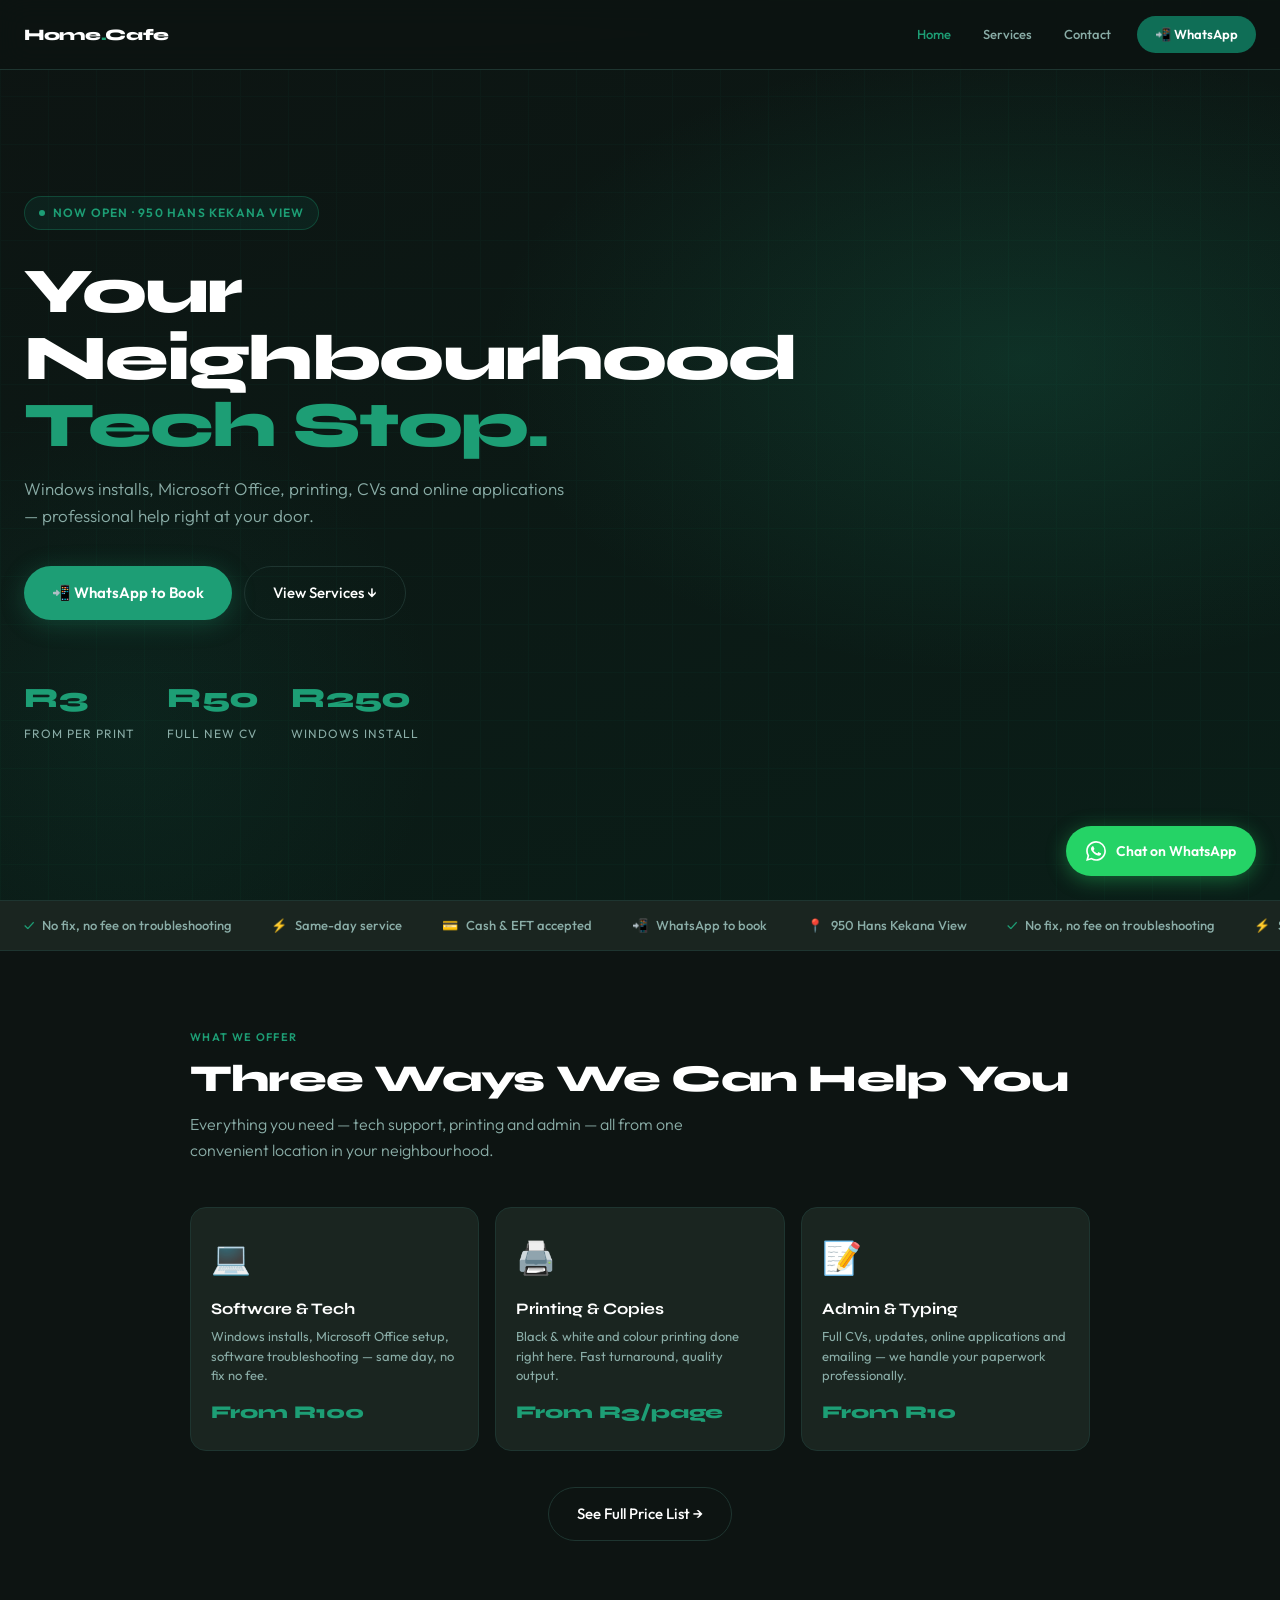
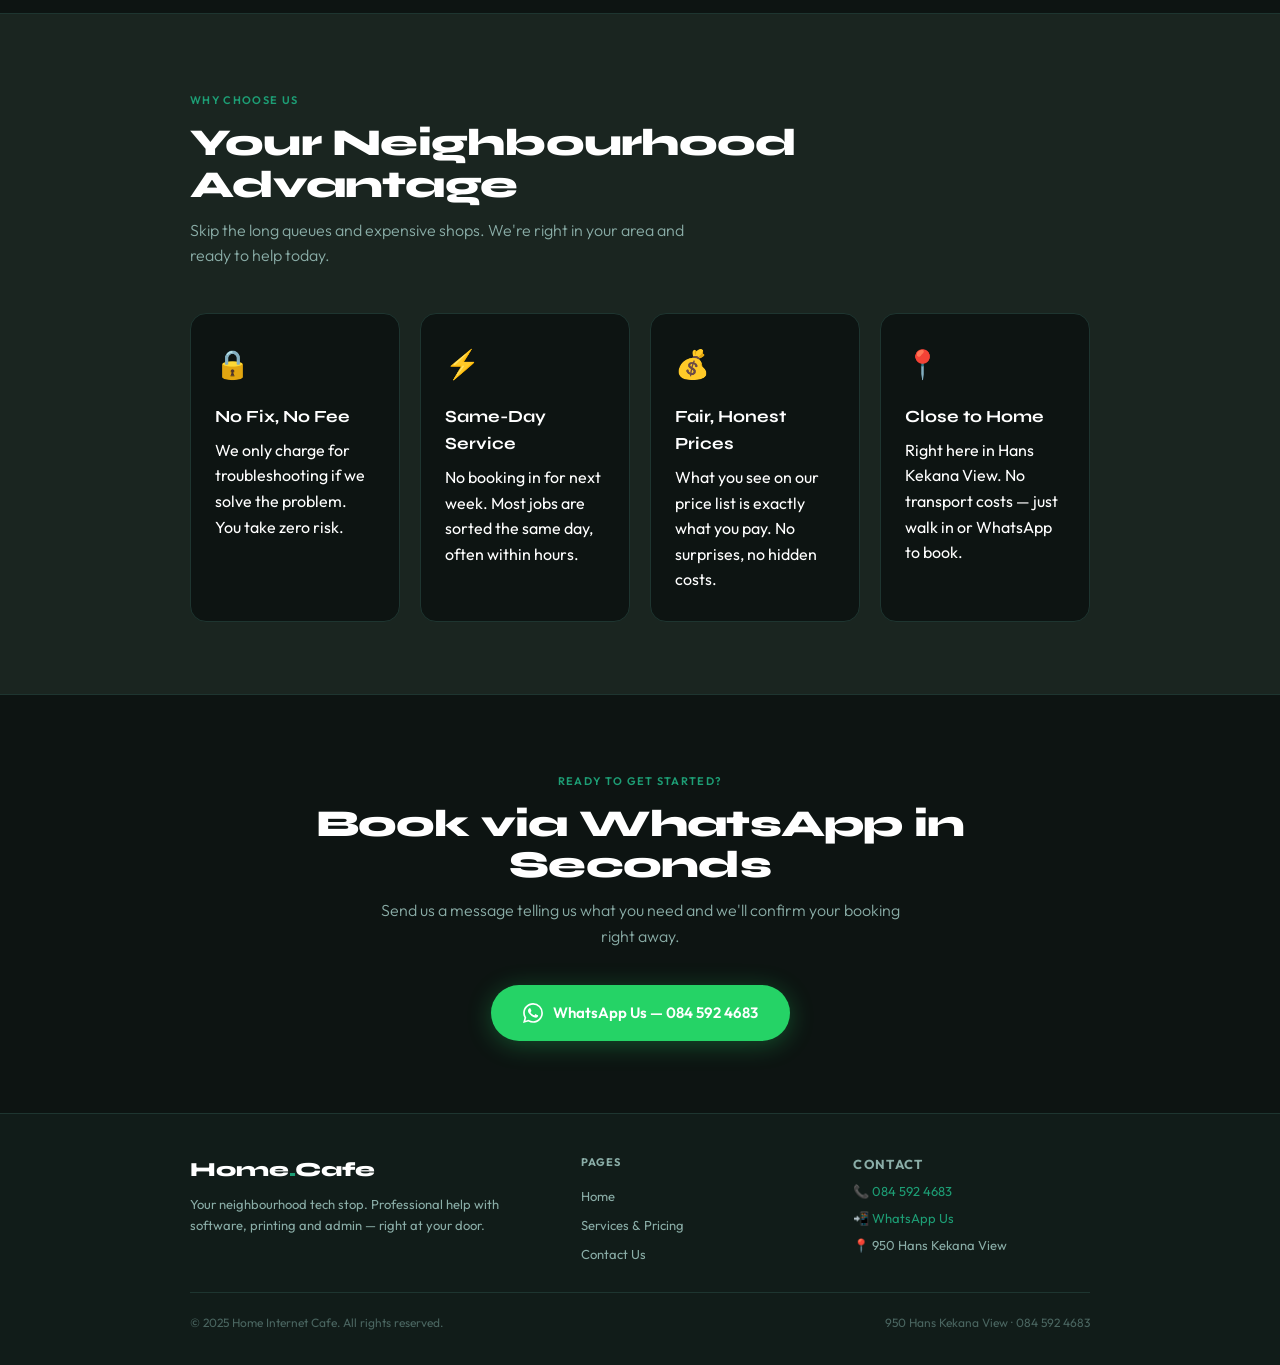
<file: index.html>
<!DOCTYPE html>
<html lang="en">
<head>
  <meta charset="UTF-8" />
  <meta name="viewport" content="width=device-width, initial-scale=1.0" />

  <title>Home Internet Cafe | Tech, Printing & CV Services – Hans Kekana View</title>
  <meta name="description" content="Home Internet Cafe at 950 Hans Kekana View. Windows installs, Microsoft Office setup, colour printing and CV writing from R3. Call or WhatsApp 084 592 4683." />
  <link rel="canonical" href="https://homeinternetcafe.netlify.app/" />

  <meta property="og:type" content="website" />
  <meta property="og:title" content="Home Internet Cafe | Tech, Printing & CV Services" />
  <meta property="og:description" content="Professional tech help, printing and CV services at 950 Hans Kekana View. WhatsApp 084 592 4683." />
  <meta property="og:url" content="https://homeinternetcafe.netlify.app/" />
  <meta name="twitter:card" content="summary_large_image" />
  <meta name="twitter:title" content="Home Internet Cafe | Tech, Printing & CV Services" />
  <meta name="twitter:description" content="Windows installs, printing, CVs and online applications. 950 Hans Kekana View. WhatsApp 084 592 4683." />

  <script type="application/ld+json">
  [
    {
      "@context": "https://schema.org",
      "@type": "LocalBusiness",
      "name": "Home Internet Cafe",
      "url": "https://homeinternetcafe.netlify.app/",
      "description": "Professional tech support, printing, CV writing and online application services at 950 Hans Kekana View.",
      "telephone": "+27845924683",
      "address": {
        "@type": "PostalAddress",
        "streetAddress": "950 Hans Kekana View",
        "addressCountry": "ZA"
      },
      "contactPoint": {
        "@type": "ContactPoint",
        "telephone": "+27845924683",
        "contactType": "customer service",
        "availableLanguage": "English"
      },
      "priceRange": "R3–R450",
      "hasOfferCatalog": {
        "@type": "OfferCatalog",
        "name": "Services",
        "itemListElement": [
          {"@type": "Offer", "itemOffered": {"@type": "Service", "name": "Windows 10/11 Installation"}, "price": "250", "priceCurrency": "ZAR"},
          {"@type": "Offer", "itemOffered": {"@type": "Service", "name": "Microsoft Office Setup"}, "price": "150", "priceCurrency": "ZAR"},
          {"@type": "Offer", "itemOffered": {"@type": "Service", "name": "Software Troubleshooting"}, "price": "100", "priceCurrency": "ZAR"},
          {"@type": "Offer", "itemOffered": {"@type": "Service", "name": "CV Writing"}, "price": "50", "priceCurrency": "ZAR"},
          {"@type": "Offer", "itemOffered": {"@type": "Service", "name": "Black & White Printing"}, "price": "3", "priceCurrency": "ZAR"},
          {"@type": "Offer", "itemOffered": {"@type": "Service", "name": "Colour Printing"}, "price": "9", "priceCurrency": "ZAR"}
        ]
      }
    },
    {
      "@context": "https://schema.org",
      "@type": "WebSite",
      "name": "Home Internet Cafe",
      "url": "https://homeinternetcafe.netlify.app/",
      "potentialAction": {
        "@type": "SearchAction",
        "target": "https://homeinternetcafe.netlify.app/services.html",
        "query-input": "required name=search_term_string"
      }
    }
  ]
  </script>

  <link rel="preconnect" href="https://fonts.googleapis.com" />
  <link rel="preconnect" href="https://fonts.gstatic.com" crossorigin />
  <link href="https://fonts.googleapis.com/css2?family=Syne:wght@700;800&family=Outfit:wght@300;400;500;600&display=swap" rel="stylesheet" />
  <link rel="stylesheet" href="styles.css" />
  <style>
    /* HERO — critical inline */
    .hero {
      min-height: 100svh; display: flex; flex-direction: column;
      justify-content: center; align-items: flex-start;
      padding: 120px 24px 80px; position: relative; overflow: hidden;
    }
    .hero-bg {
      position: absolute; inset: 0; z-index: 0;
      background:
        radial-gradient(ellipse 60% 50% at 80% 40%, rgba(29,158,117,0.18) 0%, transparent 70%),
        radial-gradient(ellipse 40% 60% at 10% 80%, rgba(15,110,86,0.12) 0%, transparent 60%),
        linear-gradient(160deg, #0D1412 0%, #0A1E18 100%);
    }
    .hero-grid {
      position: absolute; inset: 0; z-index: 0; opacity: 0.04;
      background-image: linear-gradient(#1D9E75 1px, transparent 1px), linear-gradient(90deg, #1D9E75 1px, transparent 1px);
      background-size: 48px 48px;
    }
    .hero-content { position: relative; z-index: 1; max-width: 680px; }
    .hero-badge {
      display: inline-flex; align-items: center; gap: 8px;
      background: rgba(15,110,86,0.15); border: 1px solid rgba(29,158,117,0.3);
      color: #1D9E75; font-size: 12px; font-weight: 600; letter-spacing: 0.1em;
      text-transform: uppercase; padding: 6px 14px; border-radius: 100px;
      margin-bottom: 28px; animation: fadeUp 0.6s ease both;
    }
    .hero-badge::before { content:''; width:6px; height:6px; background:#1D9E75; border-radius:50%; animation: pulse 2s infinite; }
    @keyframes pulse { 0%,100%{opacity:1;transform:scale(1)} 50%{opacity:0.4;transform:scale(0.7)} }
    @keyframes fadeUp { from{opacity:0;transform:translateY(20px)} to{opacity:1;transform:translateY(0)} }
    .hero h1 { animation: fadeUp 0.7s 0.1s ease both; }
    .hero .lead { animation: fadeUp 0.7s 0.2s ease both; }
    .hero-actions { display: flex; flex-wrap: wrap; gap: 12px; animation: fadeUp 0.7s 0.3s ease both; }
    .hero-stats { display: flex; gap: 32px; margin-top: 56px; animation: fadeUp 0.7s 0.4s ease both; }
    .stat { display: flex; flex-direction: column; gap: 4px; }
    .stat-num { font-family: 'Syne', sans-serif; font-size: 28px; font-weight: 800; color: #1D9E75; }
    .stat-label { font-size: 12px; color: #8AADA7; text-transform: uppercase; letter-spacing: 0.08em; }
    /* services preview */
    .service-preview-grid { display: grid; grid-template-columns: repeat(3,1fr); gap: 16px; }
    .preview-card {
      background: var(--dark2); border: 1px solid var(--rule); border-radius: 16px;
      padding: 24px 20px; text-decoration: none; color: var(--white);
      transition: border-color 0.2s, transform 0.2s;
    }
    .preview-card:hover { border-color: var(--teal-mid); transform: translateY(-3px); }
    .preview-icon { font-size: 32px; margin-bottom: 12px; display: block; }
    .preview-title { font-family: 'Syne', sans-serif; font-size: 16px; font-weight: 700; margin-bottom: 6px; }
    .preview-desc { font-size: 13px; color: var(--light); line-height: 1.5; }
    .preview-from { font-family: 'Syne', sans-serif; font-size: 18px; font-weight: 800; color: var(--teal-mid); margin-top: 12px; }
    @media(max-width:580px){ .service-preview-grid{grid-template-columns:1fr} .hero-stats{gap:20px} .stat-num{font-size:22px} }
  </style>
</head>
<body>
<a href="#main-content" class="skip-link">Skip to main content</a>

<nav role="navigation" aria-label="Main navigation">
  <a href="index.html" class="nav-logo">Home<span>.</span>Cafe</a>
  <div class="nav-links">
    <a href="index.html" class="nav-link active">Home</a>
    <a href="services.html" class="nav-link">Services</a>
    <a href="contact.html" class="nav-link">Contact</a>
    <a href="https://wa.me/27845924683" class="nav-cta" target="_blank" rel="noopener">📲 WhatsApp</a>
  </div>
</nav>

<main id="main-content">

  <!-- HERO -->
  <section class="hero" aria-labelledby="hero-heading">
    <div class="hero-bg" aria-hidden="true"></div>
    <div class="hero-grid" aria-hidden="true"></div>
    <div class="hero-content">
      <div class="hero-badge">Now Open · 950 Hans Kekana View</div>
      <h1 id="hero-heading">Your Neighbourhood<br><span class="accent">Tech Stop.</span></h1>
      <p class="lead">Windows installs, Microsoft Office, printing, CVs and online applications — professional help right at your door.</p>
      <div class="hero-actions">
        <a href="https://wa.me/27845924683?text=Hi%2C%20I%27d%20like%20to%20book%20a%20service." class="btn-primary" target="_blank" rel="noopener">📲 WhatsApp to Book</a>
        <a href="services.html" class="btn-secondary">View Services ↓</a>
      </div>
      <div class="hero-stats">
        <div class="stat"><span class="stat-num">R3</span><span class="stat-label">From per print</span></div>
        <div class="stat"><span class="stat-num">R50</span><span class="stat-label">Full new CV</span></div>
        <div class="stat"><span class="stat-num">R250</span><span class="stat-label">Windows install</span></div>
      </div>
    </div>
  </section>

  <!-- TRUST BAR -->
  <div class="trust-bar" aria-label="Trust signals">
    <div class="trust-inner" aria-hidden="true">
      <div class="trust-item"><span class="dot">✓</span> No fix, no fee on troubleshooting</div>
      <div class="trust-item"><span class="dot">⚡</span> Same-day service</div>
      <div class="trust-item"><span class="dot">💳</span> Cash &amp; EFT accepted</div>
      <div class="trust-item"><span class="dot">📲</span> WhatsApp to book</div>
      <div class="trust-item"><span class="dot">📍</span> 950 Hans Kekana View</div>
      <div class="trust-item"><span class="dot">✓</span> No fix, no fee on troubleshooting</div>
      <div class="trust-item"><span class="dot">⚡</span> Same-day service</div>
      <div class="trust-item"><span class="dot">💳</span> Cash &amp; EFT accepted</div>
      <div class="trust-item"><span class="dot">📲</span> WhatsApp to book</div>
      <div class="trust-item"><span class="dot">📍</span> 950 Hans Kekana View</div>
    </div>
  </div>

  <!-- SERVICES PREVIEW -->
  <section aria-labelledby="services-preview-heading">
    <div class="section-inner">
      <span class="section-tag reveal">What we offer</span>
      <h2 class="reveal" id="services-preview-heading">Three Ways We Can Help You</h2>
      <p class="section-lead reveal">Everything you need — tech support, printing and admin — all from one convenient location in your neighbourhood.</p>
      <div class="service-preview-grid">
        <a href="services.html#tech" class="preview-card reveal">
          <span class="preview-icon">💻</span>
          <p class="preview-title">Software &amp; Tech</p>
          <p class="preview-desc">Windows installs, Microsoft Office setup, software troubleshooting — same day, no fix no fee.</p>
          <p class="preview-from">From R100</p>
        </a>
        <a href="services.html#printing" class="preview-card reveal">
          <span class="preview-icon">🖨️</span>
          <p class="preview-title">Printing &amp; Copies</p>
          <p class="preview-desc">Black &amp; white and colour printing done right here. Fast turnaround, quality output.</p>
          <p class="preview-from">From R3/page</p>
        </a>
        <a href="services.html#admin" class="preview-card reveal">
          <span class="preview-icon">📝</span>
          <p class="preview-title">Admin &amp; Typing</p>
          <p class="preview-desc">Full CVs, updates, online applications and emailing — we handle your paperwork professionally.</p>
          <p class="preview-from">From R10</p>
        </a>
      </div>
      <div style="text-align:center; margin-top:36px;" class="reveal">
        <a href="services.html" class="btn-secondary">See Full Price List →</a>
      </div>
    </div>
  </section>

  <!-- WHY US -->
  <section class="section-alt" aria-labelledby="why-heading">
    <div class="section-inner">
      <span class="section-tag reveal">Why choose us</span>
      <h2 class="reveal" id="why-heading">Your Neighbourhood Advantage</h2>
      <p class="section-lead reveal">Skip the long queues and expensive shops. We're right in your area and ready to help today.</p>
      <div class="why-grid">
        <div class="why-card reveal">
          <span class="why-icon">🔒</span>
          <h3>No Fix, No Fee</h3>
          <p>We only charge for troubleshooting if we solve the problem. You take zero risk.</p>
        </div>
        <div class="why-card reveal">
          <span class="why-icon">⚡</span>
          <h3>Same-Day Service</h3>
          <p>No booking in for next week. Most jobs are sorted the same day, often within hours.</p>
        </div>
        <div class="why-card reveal">
          <span class="why-icon">💰</span>
          <h3>Fair, Honest Prices</h3>
          <p>What you see on our price list is exactly what you pay. No surprises, no hidden costs.</p>
        </div>
        <div class="why-card reveal">
          <span class="why-icon">📍</span>
          <h3>Close to Home</h3>
          <p>Right here in Hans Kekana View. No transport costs — just walk in or WhatsApp to book.</p>
        </div>
      </div>
    </div>
  </section>

  <!-- CTA STRIP -->
  <section aria-label="Book a service">
    <div class="section-inner" style="text-align:center;">
      <span class="section-tag reveal">Ready to get started?</span>
      <h2 class="reveal">Book via WhatsApp in Seconds</h2>
      <p class="section-lead reveal" style="margin:0 auto 36px;">Send us a message telling us what you need and we'll confirm your booking right away.</p>
      <a href="https://wa.me/27845924683?text=Hi%2C%20I%20saw%20your%20website%20and%20I%27d%20like%20to%20book%20a%20service." class="btn-wa reveal" target="_blank" rel="noopener">
        <svg viewBox="0 0 24 24" aria-hidden="true"><path d="M17.472 14.382c-.297-.149-1.758-.867-2.03-.967-.273-.099-.471-.148-.67.15-.197.297-.767.966-.94 1.164-.173.199-.347.223-.644.075-.297-.15-1.255-.463-2.39-1.475-.883-.788-1.48-1.761-1.653-2.059-.173-.297-.018-.458.13-.606.134-.133.298-.347.446-.52.149-.174.198-.298.298-.497.099-.198.05-.371-.025-.52-.075-.149-.669-1.612-.916-2.207-.242-.579-.487-.5-.669-.51-.173-.008-.371-.01-.57-.01-.198 0-.52.074-.792.372-.272.297-1.04 1.016-1.04 2.479 0 1.462 1.065 2.875 1.213 3.074.149.198 2.096 3.2 5.077 4.487.709.306 1.262.489 1.694.625.712.227 1.36.195 1.871.118.571-.085 1.758-.719 2.006-1.413.248-.694.248-1.289.173-1.413-.074-.124-.272-.198-.57-.347m-5.421 7.403h-.004a9.87 9.87 0 01-5.031-1.378l-.361-.214-3.741.982.998-3.648-.235-.374a9.86 9.86 0 01-1.51-5.26c.001-5.45 4.436-9.884 9.888-9.884 2.64 0 5.122 1.03 6.988 2.898a9.825 9.825 0 012.893 6.994c-.003 5.45-4.437 9.884-9.885 9.884m8.413-18.297A11.815 11.815 0 0012.05 0C5.495 0 .16 5.335.157 11.892c0 2.096.547 4.142 1.588 5.945L.057 24l6.305-1.654a11.882 11.882 0 005.683 1.448h.005c6.554 0 11.89-5.335 11.893-11.893a11.821 11.821 0 00-3.48-8.413z"/></svg>
        WhatsApp Us — 084 592 4683
      </a>
    </div>
  </section>

</main>

<footer role="contentinfo">
  <div class="footer-inner">
    <div>
      <span class="footer-logo">Home<span>.</span>Cafe</span>
      <p class="footer-desc">Your neighbourhood tech stop. Professional help with software, printing and admin — right at your door.</p>
    </div>
    <div>
      <p class="footer-heading">Pages</p>
      <div class="footer-links">
        <a href="index.html">Home</a>
        <a href="services.html">Services &amp; Pricing</a>
        <a href="contact.html">Contact Us</a>
      </div>
    </div>
    <div class="footer-contact">
      <p class="footer-heading">Contact</p>
      <p>📞 <a href="tel:+27845924683">084 592 4683</a></p>
      <p>📲 <a href="https://wa.me/27845924683" target="_blank" rel="noopener">WhatsApp Us</a></p>
      <p>📍 950 Hans Kekana View</p>
    </div>
  </div>
  <div class="footer-bottom">
    <small>© 2025 Home Internet Cafe. All rights reserved.</small>
    <small>950 Hans Kekana View · 084 592 4683</small>
  </div>
</footer>

<a href="https://wa.me/27845924683?text=Hi%2C%20I%27d%20like%20to%20book%20a%20service." class="wa-float" target="_blank" rel="noopener" aria-label="WhatsApp us">
  <svg viewBox="0 0 24 24" aria-hidden="true"><path d="M17.472 14.382c-.297-.149-1.758-.867-2.03-.967-.273-.099-.471-.148-.67.15-.197.297-.767.966-.94 1.164-.173.199-.347.223-.644.075-.297-.15-1.255-.463-2.39-1.475-.883-.788-1.48-1.761-1.653-2.059-.173-.297-.018-.458.13-.606.134-.133.298-.347.446-.52.149-.174.198-.298.298-.497.099-.198.05-.371-.025-.52-.075-.149-.669-1.612-.916-2.207-.242-.579-.487-.5-.669-.51-.173-.008-.371-.01-.57-.01-.198 0-.52.074-.792.372-.272.297-1.04 1.016-1.04 2.479 0 1.462 1.065 2.875 1.213 3.074.149.198 2.096 3.2 5.077 4.487.709.306 1.262.489 1.694.625.712.227 1.36.195 1.871.118.571-.085 1.758-.719 2.006-1.413.248-.694.248-1.289.173-1.413-.074-.124-.272-.198-.57-.347m-5.421 7.403h-.004a9.87 9.87 0 01-5.031-1.378l-.361-.214-3.741.982.998-3.648-.235-.374a9.86 9.86 0 01-1.51-5.26c.001-5.45 4.436-9.884 9.888-9.884 2.64 0 5.122 1.03 6.988 2.898a9.825 9.825 0 012.893 6.994c-.003 5.45-4.437 9.884-9.885 9.884m8.413-18.297A11.815 11.815 0 0012.05 0C5.495 0 .16 5.335.157 11.892c0 2.096.547 4.142 1.588 5.945L.057 24l6.305-1.654a11.882 11.882 0 005.683 1.448h.005c6.554 0 11.89-5.335 11.893-11.893a11.821 11.821 0 00-3.48-8.413z"/></svg>
  Chat on WhatsApp
</a>

<script>
  const els = document.querySelectorAll('.reveal');
  const obs = new IntersectionObserver(entries => {
    entries.forEach((e, i) => { if (e.isIntersecting) { setTimeout(() => e.target.classList.add('visible'), i * 80); obs.unobserve(e.target); } });
  }, { threshold: 0.1 });
  els.forEach(el => obs.observe(el));
</script>
</body>
</html>
</file>
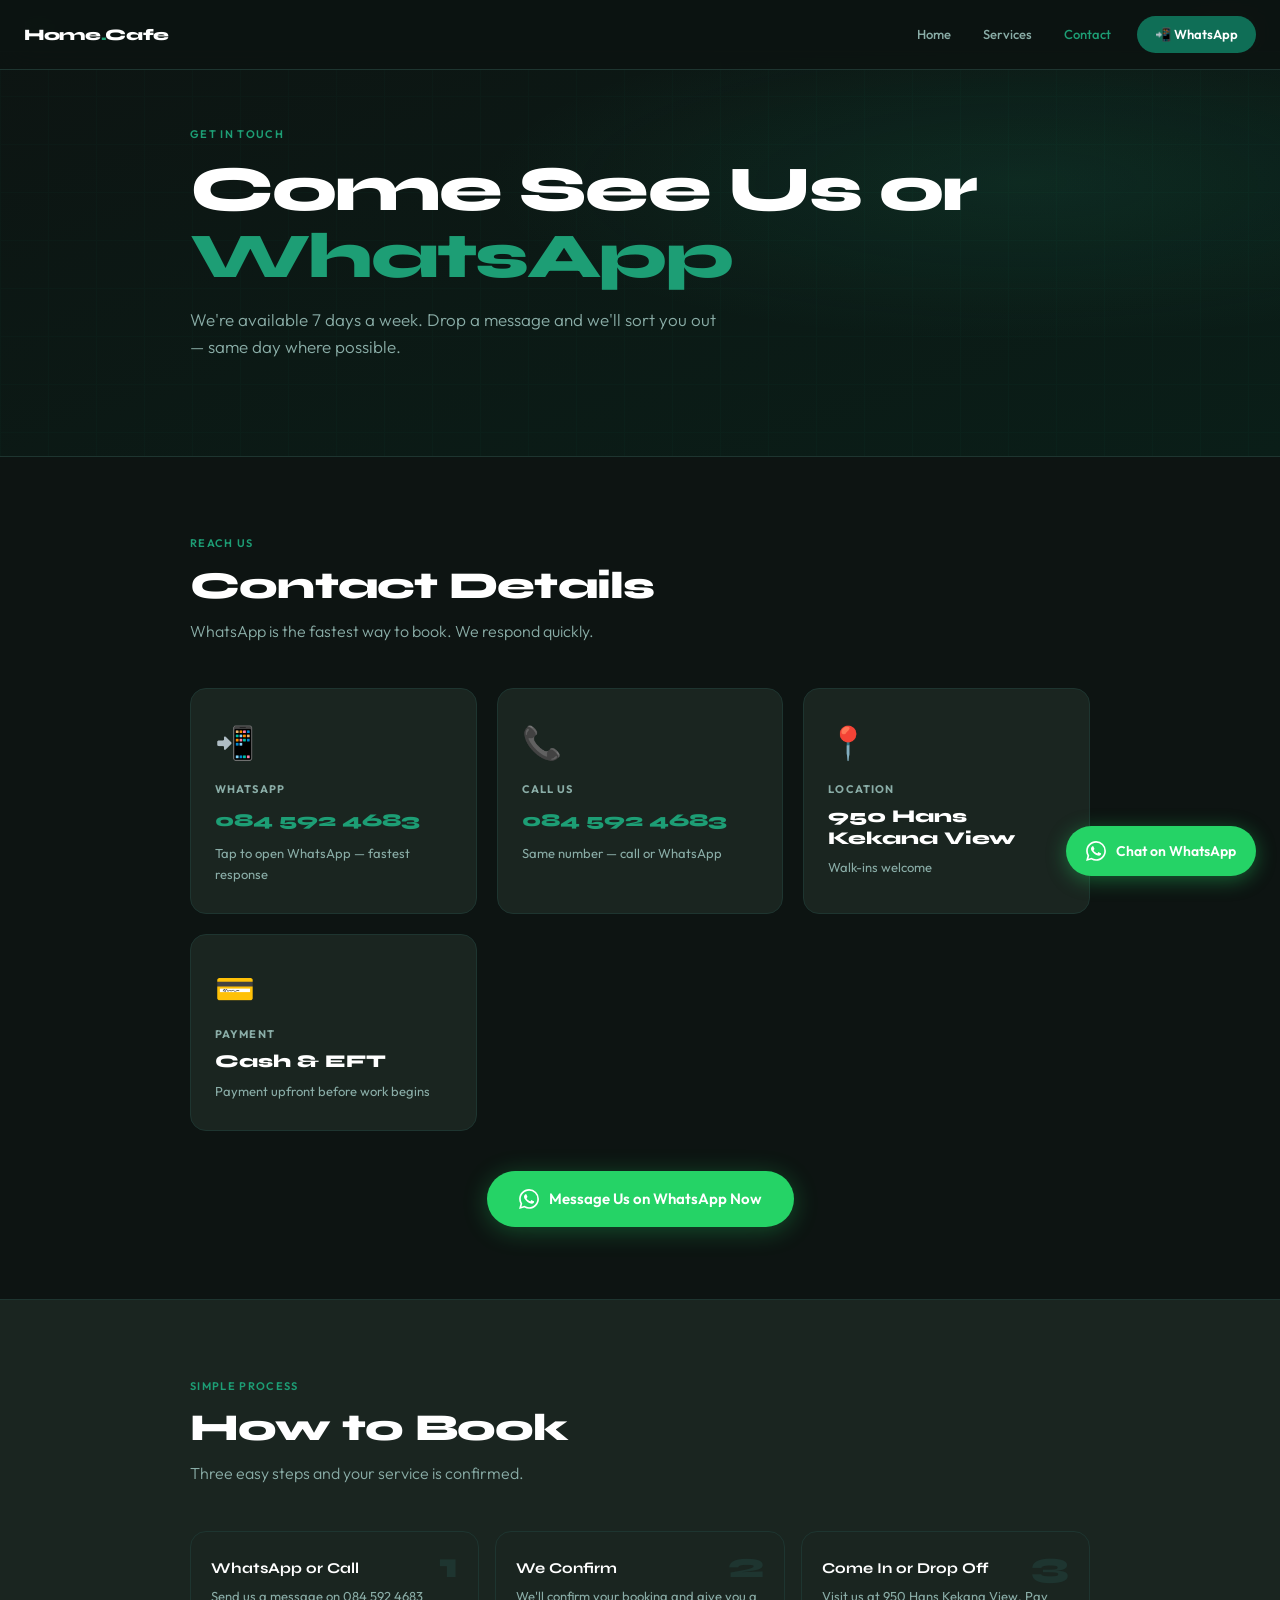
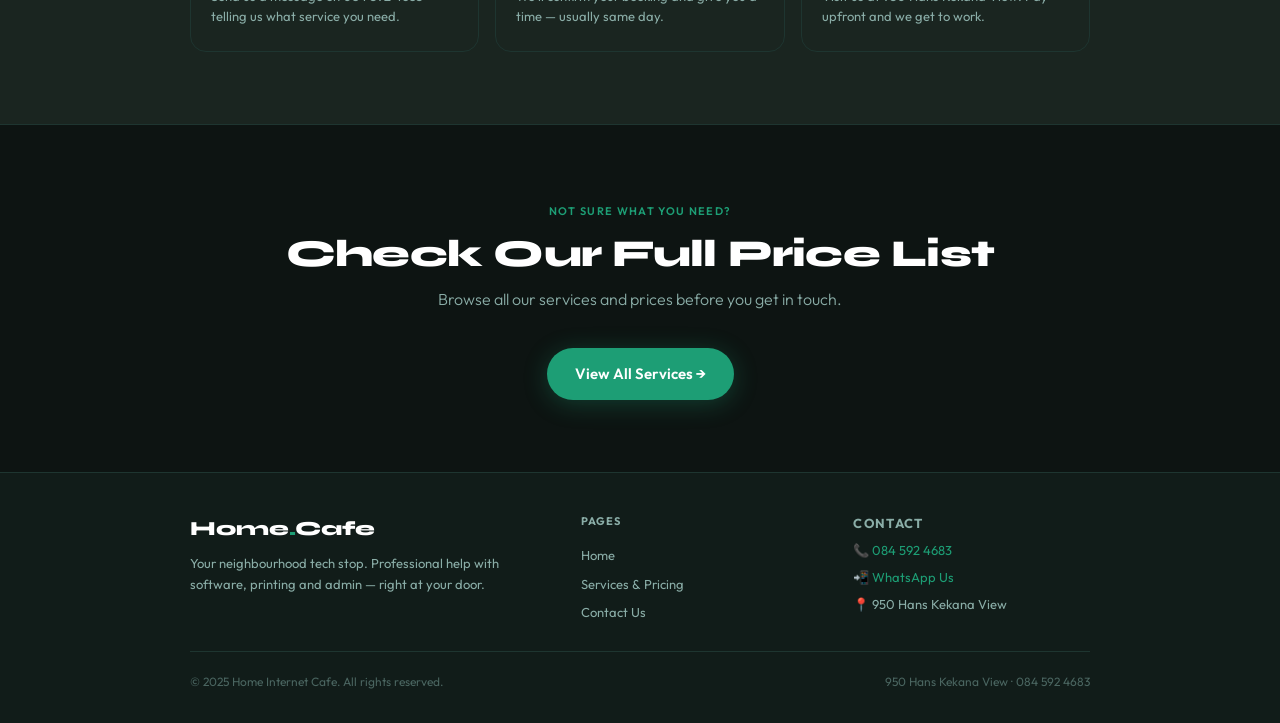
<file: contact.html>
<!DOCTYPE html>
<html lang="en">
<head>
  <meta charset="UTF-8" />
  <meta name="viewport" content="width=device-width, initial-scale=1.0" />

  <title>Contact Us | Home Internet Cafe – 084 592 4683 · 950 Hans Kekana View</title>
  <meta name="description" content="Contact Home Internet Cafe at 950 Hans Kekana View. Call or WhatsApp 084 592 4683 to book a Windows install, printing, CV writing or any tech service. Same-day available." />
  <link rel="canonical" href="https://homeinternetcafe.netlify.app/contact.html" />

  <meta property="og:type" content="website" />
  <meta property="og:title" content="Contact Home Internet Cafe | 084 592 4683" />
  <meta property="og:description" content="Call or WhatsApp 084 592 4683. Located at 950 Hans Kekana View. Same-day service available." />
  <meta property="og:url" content="https://homeinternetcafe.netlify.app/contact.html" />
  <meta name="twitter:card" content="summary_large_image" />
  <meta name="twitter:title" content="Contact Home Internet Cafe | 084 592 4683" />
  <meta name="twitter:description" content="Call or WhatsApp 084 592 4683. 950 Hans Kekana View. Same-day service available." />

  <script type="application/ld+json">
  [
    {
      "@context": "https://schema.org",
      "@type": "BreadcrumbList",
      "itemListElement": [
        {"@type": "ListItem", "position": 1, "name": "Home", "item": "https://homeinternetcafe.netlify.app/"},
        {"@type": "ListItem", "position": 2, "name": "Contact Us", "item": "https://homeinternetcafe.netlify.app/contact.html"}
      ]
    },
    {
      "@context": "https://schema.org",
      "@type": "ContactPage",
      "name": "Contact Home Internet Cafe",
      "url": "https://homeinternetcafe.netlify.app/contact.html",
      "mainEntity": {
        "@type": "LocalBusiness",
        "name": "Home Internet Cafe",
        "telephone": "+27845924683",
        "address": {
          "@type": "PostalAddress",
          "streetAddress": "950 Hans Kekana View",
          "addressCountry": "ZA"
        },
        "contactPoint": [
          {
            "@type": "ContactPoint",
            "telephone": "+27845924683",
            "contactType": "customer service",
            "availableLanguage": "English",
            "contactOption": "TollFree"
          }
        ],
        "openingHoursSpecification": {
          "@type": "OpeningHoursSpecification",
          "dayOfWeek": ["Monday","Tuesday","Wednesday","Thursday","Friday","Saturday","Sunday"],
          "description": "WhatsApp to confirm availability"
        },
        "paymentAccepted": "Cash, EFT",
        "priceRange": "R3–R450",
        "hasMap": "https://maps.google.com/?q=950+Hans+Kekana+View",
        "sameAs": ["https://wa.me/27845924683"]
      }
    }
  ]
  </script>

  <link rel="preconnect" href="https://fonts.googleapis.com" />
  <link rel="preconnect" href="https://fonts.gstatic.com" crossorigin />
  <link href="https://fonts.googleapis.com/css2?family=Syne:wght@700;800&family=Outfit:wght@300;400;500;600&display=swap" rel="stylesheet" />
  <link rel="stylesheet" href="styles.css" />
  <style>
    .info-grid { display: grid; grid-template-columns: repeat(auto-fit, minmax(220px, 1fr)); gap: 20px; margin-bottom: 40px; }
    .info-card {
      background: var(--dark2); border: 1px solid var(--rule);
      border-radius: 16px; padding: 28px 24px;
      display: flex; flex-direction: column; gap: 8px;
    }
    .info-icon { font-size: 32px; margin-bottom: 4px; }
    .info-label { font-size: 11px; font-weight: 700; letter-spacing: 0.1em; text-transform: uppercase; color: var(--light); }
    .info-value { font-family: 'Syne', sans-serif; font-size: 18px; font-weight: 800; color: var(--white); line-height: 1.2; }
    .info-sub { font-size: 13px; color: var(--light); }
    .info-link { color: var(--teal-mid); text-decoration: none; font-family: 'Syne', sans-serif; font-size: 18px; font-weight: 800; }
    .info-link:hover { text-decoration: underline; }
    .how-grid { display: grid; grid-template-columns: repeat(auto-fit, minmax(200px, 1fr)); gap: 16px; }
    .how-card {
      background: var(--dark2); border: 1px solid var(--rule); border-radius: 16px;
      padding: 24px 20px; position: relative;
    }
    .how-num {
      font-family: 'Syne', sans-serif; font-size: 36px; font-weight: 800;
      color: var(--rule); position: absolute; top: 16px; right: 20px; line-height: 1;
    }
    .how-card h3 { font-size: 15px; font-weight: 700; margin-bottom: 6px; }
    .how-card p { font-size: 13px; color: var(--light); line-height: 1.6; }
  </style>
</head>
<body>
<a href="#main-content" class="skip-link">Skip to main content</a>

<nav role="navigation" aria-label="Main navigation">
  <a href="index.html" class="nav-logo">Home<span>.</span>Cafe</a>
  <div class="nav-links">
    <a href="index.html" class="nav-link">Home</a>
    <a href="services.html" class="nav-link">Services</a>
    <a href="contact.html" class="nav-link active">Contact</a>
    <a href="https://wa.me/27845924683" class="nav-cta" target="_blank" rel="noopener">📲 WhatsApp</a>
  </div>
</nav>

<main id="main-content">

  <!-- PAGE HEADER -->
  <header class="page-header" role="banner">
    <div class="page-header-grid" aria-hidden="true"></div>
    <div class="page-header-inner">
      <nav class="breadcrumb" aria-label="Breadcrumb">
        <a href="index.html">Home</a>
        <span aria-hidden="true">›</span>
        <span aria-current="page">Contact Us</span>
      </nav>
      <span class="section-tag">Get in touch</span>
      <h1>Come See Us or <span class="accent">WhatsApp</span></h1>
      <p class="lead">We're available 7 days a week. Drop a message and we'll sort you out — same day where possible.</p>
    </div>
  </header>

  <!-- CONTACT DETAILS -->
  <section aria-labelledby="contact-heading">
    <div class="section-inner">
      <span class="section-tag reveal">Reach us</span>
      <h2 class="reveal" id="contact-heading">Contact Details</h2>
      <p class="section-lead reveal">WhatsApp is the fastest way to book. We respond quickly.</p>

      <div class="info-grid reveal">
        <div class="info-card">
          <span class="info-icon">📲</span>
          <span class="info-label">WhatsApp</span>
          <a href="https://wa.me/27845924683?text=Hi%2C%20I%27d%20like%20to%20book%20a%20service." class="info-link" target="_blank" rel="noopener">084 592 4683</a>
          <span class="info-sub">Tap to open WhatsApp — fastest response</span>
        </div>
        <div class="info-card">
          <span class="info-icon">📞</span>
          <span class="info-label">Call Us</span>
          <a href="tel:+27845924683" class="info-link">084 592 4683</a>
          <span class="info-sub">Same number — call or WhatsApp</span>
        </div>
        <div class="info-card">
          <span class="info-icon">📍</span>
          <span class="info-label">Location</span>
          <span class="info-value">950 Hans Kekana View</span>
          <span class="info-sub">Walk-ins welcome</span>
        </div>
        <div class="info-card">
          <span class="info-icon">💳</span>
          <span class="info-label">Payment</span>
          <span class="info-value">Cash &amp; EFT</span>
          <span class="info-sub">Payment upfront before work begins</span>
        </div>
      </div>

      <!-- BIG WA BUTTON -->
      <div style="text-align:center;" class="reveal">
        <a href="https://wa.me/27845924683?text=Hi%2C%20I%20saw%20your%20website%20and%20I%27d%20like%20to%20book%20a%20service." class="btn-wa" target="_blank" rel="noopener" style="display:inline-flex;">
          <svg viewBox="0 0 24 24" aria-hidden="true"><path d="M17.472 14.382c-.297-.149-1.758-.867-2.03-.967-.273-.099-.471-.148-.67.15-.197.297-.767.966-.94 1.164-.173.199-.347.223-.644.075-.297-.15-1.255-.463-2.39-1.475-.883-.788-1.48-1.761-1.653-2.059-.173-.297-.018-.458.13-.606.134-.133.298-.347.446-.52.149-.174.198-.298.298-.497.099-.198.05-.371-.025-.52-.075-.149-.669-1.612-.916-2.207-.242-.579-.487-.5-.669-.51-.173-.008-.371-.01-.57-.01-.198 0-.52.074-.792.372-.272.297-1.04 1.016-1.04 2.479 0 1.462 1.065 2.875 1.213 3.074.149.198 2.096 3.2 5.077 4.487.709.306 1.262.489 1.694.625.712.227 1.36.195 1.871.118.571-.085 1.758-.719 2.006-1.413.248-.694.248-1.289.173-1.413-.074-.124-.272-.198-.57-.347m-5.421 7.403h-.004a9.87 9.87 0 01-5.031-1.378l-.361-.214-3.741.982.998-3.648-.235-.374a9.86 9.86 0 01-1.51-5.26c.001-5.45 4.436-9.884 9.888-9.884 2.64 0 5.122 1.03 6.988 2.898a9.825 9.825 0 012.893 6.994c-.003 5.45-4.437 9.884-9.885 9.884m8.413-18.297A11.815 11.815 0 0012.05 0C5.495 0 .16 5.335.157 11.892c0 2.096.547 4.142 1.588 5.945L.057 24l6.305-1.654a11.882 11.882 0 005.683 1.448h.005c6.554 0 11.89-5.335 11.893-11.893a11.821 11.821 0 00-3.48-8.413z"/></svg>
          Message Us on WhatsApp Now
        </a>
      </div>
    </div>
  </section>

  <!-- HOW TO BOOK -->
  <section class="section-alt" aria-labelledby="how-heading">
    <div class="section-inner">
      <span class="section-tag reveal">Simple process</span>
      <h2 class="reveal" id="how-heading">How to Book</h2>
      <p class="section-lead reveal">Three easy steps and your service is confirmed.</p>
      <div class="how-grid">
        <div class="how-card reveal">
          <span class="how-num" aria-hidden="true">1</span>
          <h3>WhatsApp or Call</h3>
          <p>Send us a message on 084 592 4683 telling us what service you need.</p>
        </div>
        <div class="how-card reveal">
          <span class="how-num" aria-hidden="true">2</span>
          <h3>We Confirm</h3>
          <p>We'll confirm your booking and give you a time — usually same day.</p>
        </div>
        <div class="how-card reveal">
          <span class="how-num" aria-hidden="true">3</span>
          <h3>Come In or Drop Off</h3>
          <p>Visit us at 950 Hans Kekana View. Pay upfront and we get to work.</p>
        </div>
      </div>
    </div>
  </section>

  <!-- SERVICES LINK -->
  <section aria-label="See our services">
    <div class="section-inner" style="text-align:center;">
      <span class="section-tag reveal">Not sure what you need?</span>
      <h2 class="reveal">Check Our Full Price List</h2>
      <p class="section-lead reveal" style="margin:0 auto 36px;">Browse all our services and prices before you get in touch.</p>
      <a href="services.html" class="btn-primary reveal">View All Services →</a>
    </div>
  </section>

</main>

<footer role="contentinfo">
  <div class="footer-inner">
    <div>
      <span class="footer-logo">Home<span>.</span>Cafe</span>
      <p class="footer-desc">Your neighbourhood tech stop. Professional help with software, printing and admin — right at your door.</p>
    </div>
    <div>
      <p class="footer-heading">Pages</p>
      <div class="footer-links">
        <a href="index.html">Home</a>
        <a href="services.html">Services &amp; Pricing</a>
        <a href="contact.html">Contact Us</a>
      </div>
    </div>
    <div class="footer-contact">
      <p class="footer-heading">Contact</p>
      <p>📞 <a href="tel:+27845924683">084 592 4683</a></p>
      <p>📲 <a href="https://wa.me/27845924683" target="_blank" rel="noopener">WhatsApp Us</a></p>
      <p>📍 950 Hans Kekana View</p>
    </div>
  </div>
  <div class="footer-bottom">
    <small>© 2025 Home Internet Cafe. All rights reserved.</small>
    <small>950 Hans Kekana View · 084 592 4683</small>
  </div>
</footer>

<a href="https://wa.me/27845924683?text=Hi%2C%20I%27d%20like%20to%20book%20a%20service." class="wa-float" target="_blank" rel="noopener" aria-label="WhatsApp us">
  <svg viewBox="0 0 24 24" aria-hidden="true"><path d="M17.472 14.382c-.297-.149-1.758-.867-2.03-.967-.273-.099-.471-.148-.67.15-.197.297-.767.966-.94 1.164-.173.199-.347.223-.644.075-.297-.15-1.255-.463-2.39-1.475-.883-.788-1.48-1.761-1.653-2.059-.173-.297-.018-.458.13-.606.134-.133.298-.347.446-.52.149-.174.198-.298.298-.497.099-.198.05-.371-.025-.52-.075-.149-.669-1.612-.916-2.207-.242-.579-.487-.5-.669-.51-.173-.008-.371-.01-.57-.01-.198 0-.52.074-.792.372-.272.297-1.04 1.016-1.04 2.479 0 1.462 1.065 2.875 1.213 3.074.149.198 2.096 3.2 5.077 4.487.709.306 1.262.489 1.694.625.712.227 1.36.195 1.871.118.571-.085 1.758-.719 2.006-1.413.248-.694.248-1.289.173-1.413-.074-.124-.272-.198-.57-.347m-5.421 7.403h-.004a9.87 9.87 0 01-5.031-1.378l-.361-.214-3.741.982.998-3.648-.235-.374a9.86 9.86 0 01-1.51-5.26c.001-5.45 4.436-9.884 9.888-9.884 2.64 0 5.122 1.03 6.988 2.898a9.825 9.825 0 012.893 6.994c-.003 5.45-4.437 9.884-9.885 9.884m8.413-18.297A11.815 11.815 0 0012.05 0C5.495 0 .16 5.335.157 11.892c0 2.096.547 4.142 1.588 5.945L.057 24l6.305-1.654a11.882 11.882 0 005.683 1.448h.005c6.554 0 11.89-5.335 11.893-11.893a11.821 11.821 0 00-3.48-8.413z"/></svg>
  Chat on WhatsApp
</a>

<script>
  const els = document.querySelectorAll('.reveal');
  const obs = new IntersectionObserver(entries => {
    entries.forEach((e, i) => { if (e.isIntersecting) { setTimeout(() => e.target.classList.add('visible'), i * 80); obs.unobserve(e.target); } });
  }, { threshold: 0.1 });
  els.forEach(el => obs.observe(el));
</script>
</body>
</html>
</file>
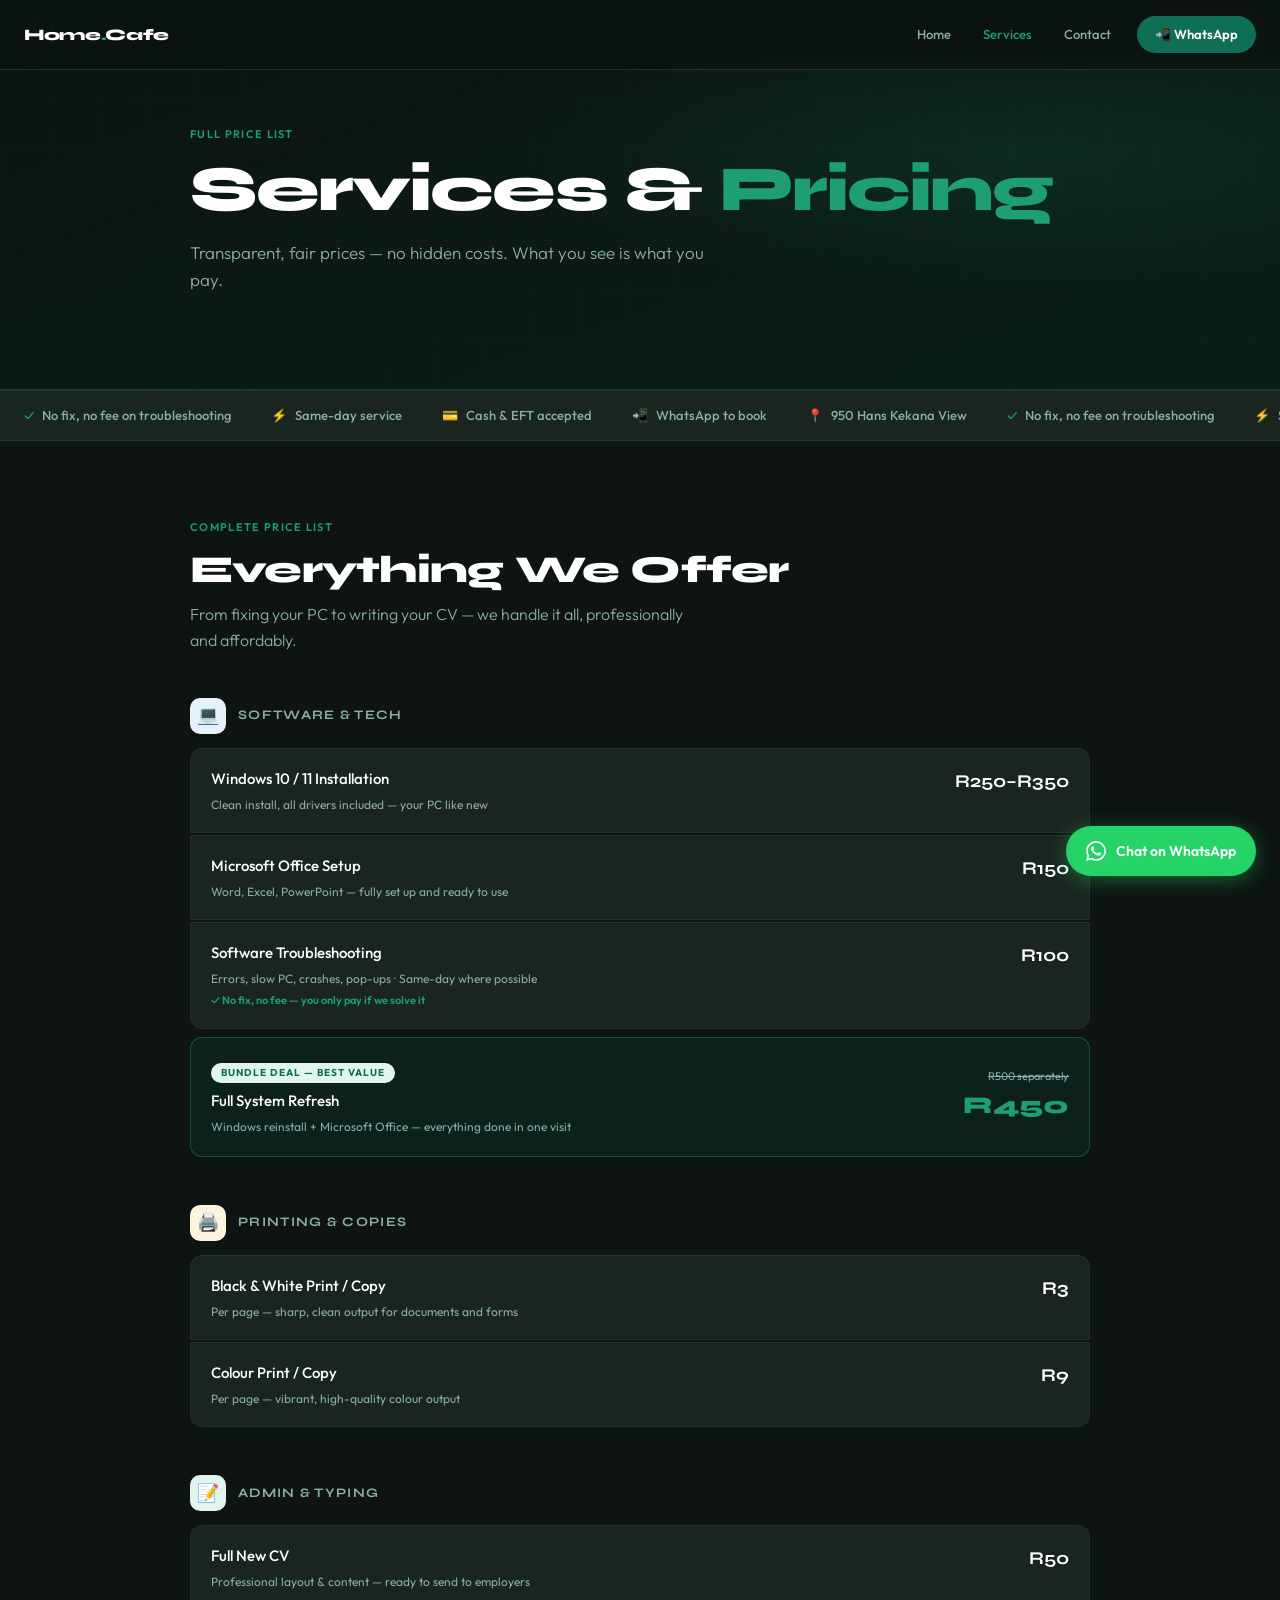
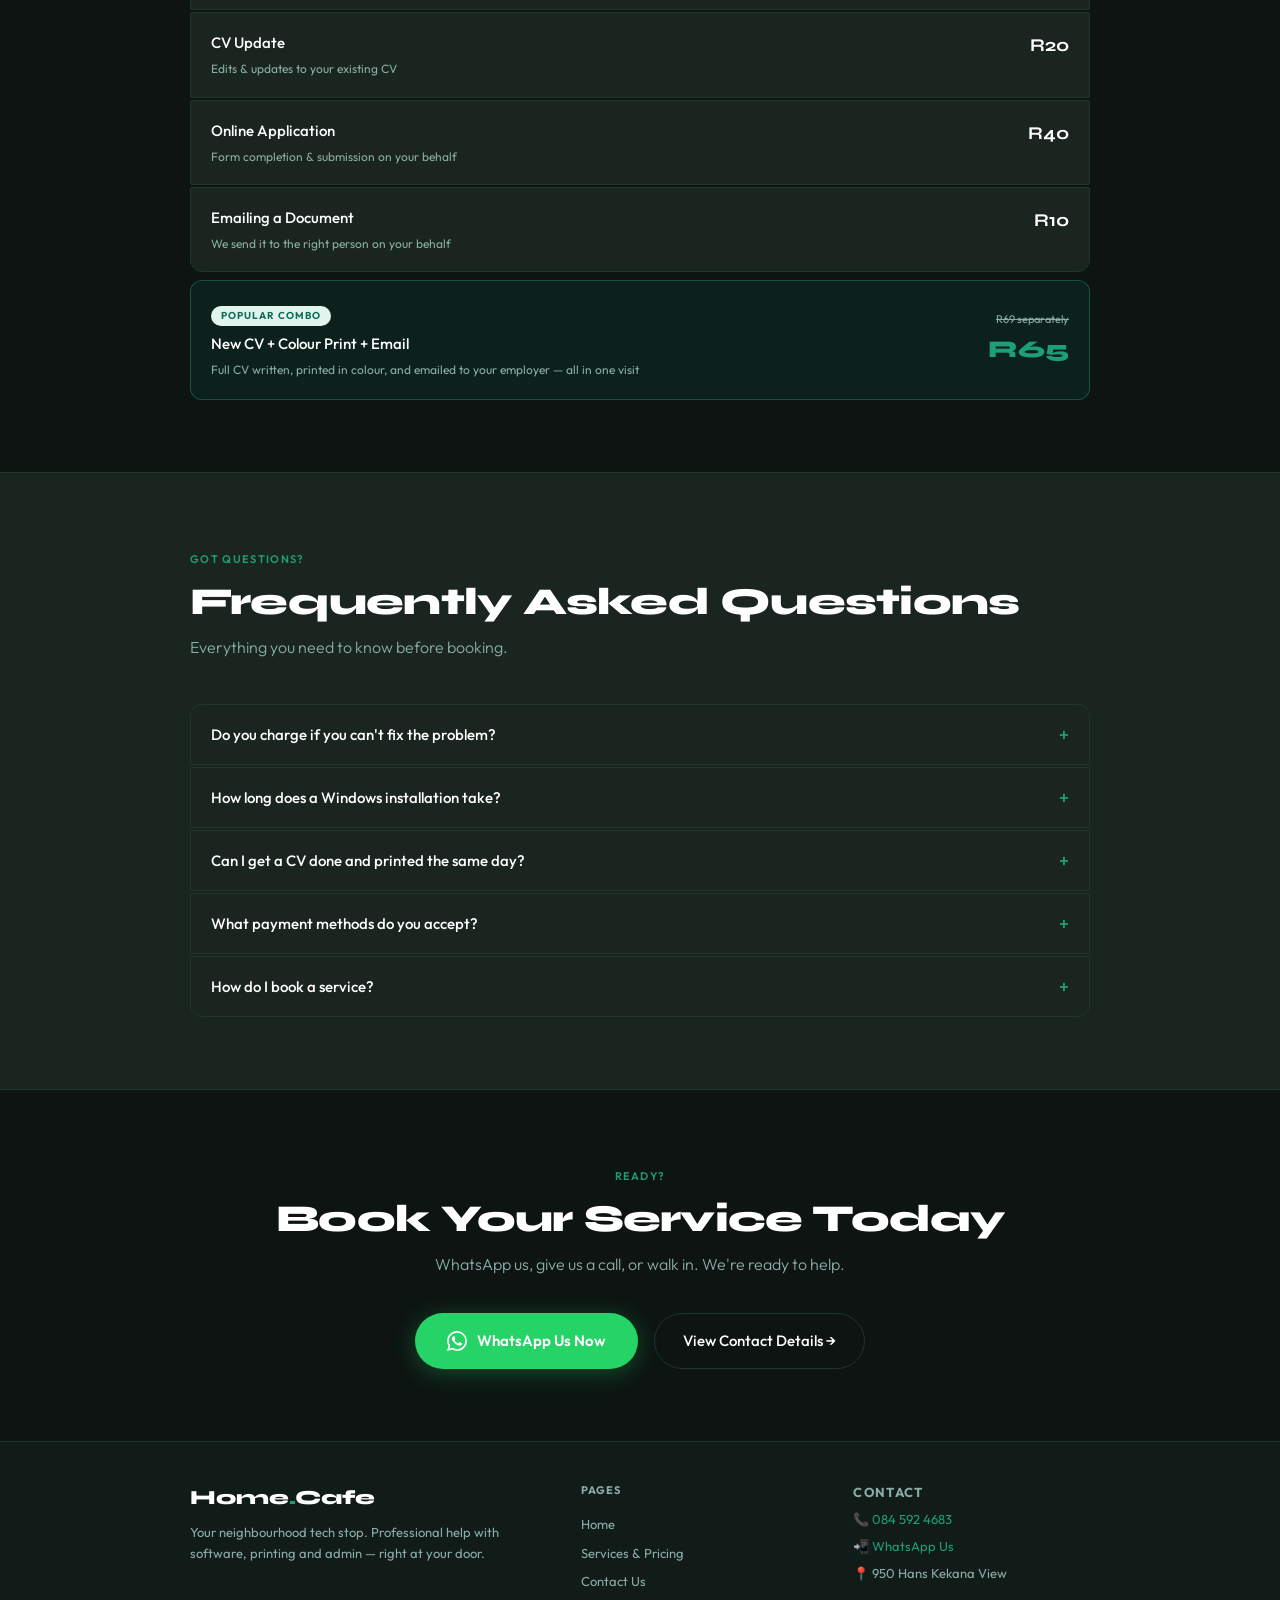
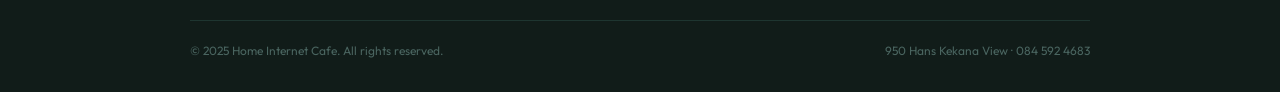
<file: services.html>
<!DOCTYPE html>
<html lang="en">
<head>
  <meta charset="UTF-8" />
  <meta name="viewport" content="width=device-width, initial-scale=1.0" />

  <title>Services & Pricing | Home Internet Cafe – Windows, Printing, CV Writing</title>
  <meta name="description" content="Full price list for Home Internet Cafe: Windows installs from R250, colour printing R9/page, CV writing R50, online applications R40. No fix, no fee. 084 592 4683." />
  <link rel="canonical" href="https://homeinternetcafe.netlify.app/services.html" />

  <meta property="og:type" content="website" />
  <meta property="og:title" content="Services & Pricing | Home Internet Cafe" />
  <meta property="og:description" content="Windows installs, printing, CV writing and more. Transparent pricing, same-day service. WhatsApp 084 592 4683." />
  <meta property="og:url" content="https://homeinternetcafe.netlify.app/services.html" />
  <meta name="twitter:card" content="summary_large_image" />
  <meta name="twitter:title" content="Services & Pricing | Home Internet Cafe" />
  <meta name="twitter:description" content="Windows installs, printing, CV writing and more. Same-day service. WhatsApp 084 592 4683." />

  <script type="application/ld+json">
  [
    {
      "@context": "https://schema.org",
      "@type": "BreadcrumbList",
      "itemListElement": [
        {"@type": "ListItem", "position": 1, "name": "Home", "item": "https://homeinternetcafe.netlify.app/"},
        {"@type": "ListItem", "position": 2, "name": "Services & Pricing", "item": "https://homeinternetcafe.netlify.app/services.html"}
      ]
    },
    {
      "@context": "https://schema.org",
      "@type": "Service",
      "serviceType": "Tech Support, Printing and Admin Services",
      "provider": {
        "@type": "LocalBusiness",
        "name": "Home Internet Cafe",
        "telephone": "+27845924683",
        "address": {"@type": "PostalAddress", "streetAddress": "950 Hans Kekana View", "addressCountry": "ZA"}
      },
      "hasOfferCatalog": {
        "@type": "OfferCatalog",
        "name": "All Services",
        "itemListElement": [
          {"@type": "Offer", "itemOffered": {"@type": "Service", "name": "Windows 10/11 Installation", "description": "Clean install with all drivers included"}, "price": "250", "priceCurrency": "ZAR"},
          {"@type": "Offer", "itemOffered": {"@type": "Service", "name": "Microsoft Office Setup", "description": "Word, Excel, PowerPoint ready to use"}, "price": "150", "priceCurrency": "ZAR"},
          {"@type": "Offer", "itemOffered": {"@type": "Service", "name": "Software Troubleshooting", "description": "No fix, no fee — errors, slow PC, crashes"}, "price": "100", "priceCurrency": "ZAR"},
          {"@type": "Offer", "itemOffered": {"@type": "Service", "name": "Full System Refresh", "description": "Windows and Office reinstall bundle"}, "price": "450", "priceCurrency": "ZAR"},
          {"@type": "Offer", "itemOffered": {"@type": "Service", "name": "Black & White Printing"}, "price": "3", "priceCurrency": "ZAR"},
          {"@type": "Offer", "itemOffered": {"@type": "Service", "name": "Colour Printing"}, "price": "9", "priceCurrency": "ZAR"},
          {"@type": "Offer", "itemOffered": {"@type": "Service", "name": "Full New CV", "description": "Professional layout and content"}, "price": "50", "priceCurrency": "ZAR"},
          {"@type": "Offer", "itemOffered": {"@type": "Service", "name": "CV Update"}, "price": "20", "priceCurrency": "ZAR"},
          {"@type": "Offer", "itemOffered": {"@type": "Service", "name": "Online Application"}, "price": "40", "priceCurrency": "ZAR"},
          {"@type": "Offer", "itemOffered": {"@type": "Service", "name": "Emailing a Document"}, "price": "10", "priceCurrency": "ZAR"}
        ]
      }
    },
    {
      "@context": "https://schema.org",
      "@type": "FAQPage",
      "mainEntity": [
        {
          "@type": "Question",
          "name": "Do you charge if you can't fix the problem?",
          "acceptedAnswer": {"@type": "Answer", "text": "No. Our troubleshooting service operates on a no fix, no fee basis. If we can't solve your software problem, you pay nothing."}
        },
        {
          "@type": "Question",
          "name": "How long does a Windows installation take?",
          "acceptedAnswer": {"@type": "Answer", "text": "A clean Windows 10 or 11 install typically takes 1–2 hours. We aim to complete same-day where possible."}
        },
        {
          "@type": "Question",
          "name": "Can I get a CV done and printed the same day?",
          "acceptedAnswer": {"@type": "Answer", "text": "Yes. We can write your full CV, print a copy and email it to an employer all in one visit. The popular combo is R65."}
        },
        {
          "@type": "Question",
          "name": "What payment methods do you accept?",
          "acceptedAnswer": {"@type": "Answer", "text": "We accept cash and EFT. Payment is required upfront before we begin work."}
        },
        {
          "@type": "Question",
          "name": "How do I book a service?",
          "acceptedAnswer": {"@type": "Answer", "text": "Simply WhatsApp or call 084 592 4683 to book. You can also walk in to 950 Hans Kekana View."}
        }
      ]
    }
  ]
  </script>

  <link rel="preconnect" href="https://fonts.googleapis.com" />
  <link rel="preconnect" href="https://fonts.gstatic.com" crossorigin />
  <link href="https://fonts.googleapis.com/css2?family=Syne:wght@700;800&family=Outfit:wght@300;400;500;600&display=swap" rel="stylesheet" />
  <link rel="stylesheet" href="styles.css" />
</head>
<body>
<a href="#main-content" class="skip-link">Skip to main content</a>

<nav role="navigation" aria-label="Main navigation">
  <a href="index.html" class="nav-logo">Home<span>.</span>Cafe</a>
  <div class="nav-links">
    <a href="index.html" class="nav-link">Home</a>
    <a href="services.html" class="nav-link active">Services</a>
    <a href="contact.html" class="nav-link">Contact</a>
    <a href="https://wa.me/27845924683" class="nav-cta" target="_blank" rel="noopener">📲 WhatsApp</a>
  </div>
</nav>

<main id="main-content">

  <!-- PAGE HEADER -->
  <header class="page-header" role="banner">
    <div class="page-header-grid" aria-hidden="true"></div>
    <div class="page-header-inner">
      <nav class="breadcrumb" aria-label="Breadcrumb">
        <a href="index.html">Home</a>
        <span aria-hidden="true">›</span>
        <span aria-current="page">Services &amp; Pricing</span>
      </nav>
      <span class="section-tag">Full price list</span>
      <h1>Services &amp; <span class="accent">Pricing</span></h1>
      <p class="lead">Transparent, fair prices — no hidden costs. What you see is what you pay.</p>
    </div>
  </header>

  <!-- TRUST BAR -->
  <div class="trust-bar" aria-label="Trust signals">
    <div class="trust-inner" aria-hidden="true">
      <div class="trust-item"><span class="dot">✓</span> No fix, no fee on troubleshooting</div>
      <div class="trust-item"><span class="dot">⚡</span> Same-day service</div>
      <div class="trust-item"><span class="dot">💳</span> Cash &amp; EFT accepted</div>
      <div class="trust-item"><span class="dot">📲</span> WhatsApp to book</div>
      <div class="trust-item"><span class="dot">📍</span> 950 Hans Kekana View</div>
      <div class="trust-item"><span class="dot">✓</span> No fix, no fee on troubleshooting</div>
      <div class="trust-item"><span class="dot">⚡</span> Same-day service</div>
      <div class="trust-item"><span class="dot">💳</span> Cash &amp; EFT accepted</div>
      <div class="trust-item"><span class="dot">📲</span> WhatsApp to book</div>
      <div class="trust-item"><span class="dot">📍</span> 950 Hans Kekana View</div>
    </div>
  </div>

  <!-- ALL SERVICES -->
  <section id="tech" aria-labelledby="services-heading">
    <div class="section-inner">
      <span class="section-tag reveal">Complete price list</span>
      <h2 class="reveal" id="services-heading">Everything We Offer</h2>
      <p class="section-lead reveal">From fixing your PC to writing your CV — we handle it all, professionally and affordably.</p>

      <!-- SOFTWARE & TECH -->
      <div class="service-group reveal">
        <div class="group-header">
          <div class="group-icon icon-blue">💻</div>
          <span class="group-title">Software &amp; Tech</span>
        </div>
        <div class="service-cards">
          <div class="service-card">
            <div class="svc-left">
              <p class="svc-name">Windows 10 / 11 Installation</p>
              <p class="svc-note">Clean install, all drivers included — your PC like new</p>
            </div>
            <span class="svc-price">R250–R350</span>
          </div>
          <div class="service-card">
            <div class="svc-left">
              <p class="svc-name">Microsoft Office Setup</p>
              <p class="svc-note">Word, Excel, PowerPoint — fully set up and ready to use</p>
            </div>
            <span class="svc-price">R150</span>
          </div>
          <div class="service-card">
            <div class="svc-left">
              <p class="svc-name">Software Troubleshooting</p>
              <p class="svc-note">Errors, slow PC, crashes, pop-ups · Same-day where possible</p>
              <p class="svc-trust">✓ No fix, no fee — you only pay if we solve it</p>
            </div>
            <span class="svc-price">R100</span>
          </div>
        </div>
        <div class="bundle-card reveal">
          <div>
            <span class="bundle-badge">Bundle Deal — Best Value</span>
            <p class="bundle-name">Full System Refresh</p>
            <p class="bundle-desc">Windows reinstall + Microsoft Office — everything done in one visit</p>
          </div>
          <div class="bundle-price-wrap">
            <p class="bundle-was">R500 separately</p>
            <p class="bundle-now">R450</p>
          </div>
        </div>
      </div>

      <!-- PRINTING -->
      <div class="service-group reveal" id="printing">
        <div class="group-header">
          <div class="group-icon icon-amber">🖨️</div>
          <span class="group-title">Printing &amp; Copies</span>
        </div>
        <div class="service-cards">
          <div class="service-card">
            <div class="svc-left">
              <p class="svc-name">Black &amp; White Print / Copy</p>
              <p class="svc-note">Per page — sharp, clean output for documents and forms</p>
            </div>
            <span class="svc-price">R3</span>
          </div>
          <div class="service-card">
            <div class="svc-left">
              <p class="svc-name">Colour Print / Copy</p>
              <p class="svc-note">Per page — vibrant, high-quality colour output</p>
            </div>
            <span class="svc-price">R9</span>
          </div>
        </div>
      </div>

      <!-- ADMIN & TYPING -->
      <div class="service-group reveal" id="admin">
        <div class="group-header">
          <div class="group-icon icon-teal">📝</div>
          <span class="group-title">Admin &amp; Typing</span>
        </div>
        <div class="service-cards">
          <div class="service-card">
            <div class="svc-left">
              <p class="svc-name">Full New CV</p>
              <p class="svc-note">Professional layout &amp; content — ready to send to employers</p>
            </div>
            <span class="svc-price">R50</span>
          </div>
          <div class="service-card">
            <div class="svc-left">
              <p class="svc-name">CV Update</p>
              <p class="svc-note">Edits &amp; updates to your existing CV</p>
            </div>
            <span class="svc-price">R20</span>
          </div>
          <div class="service-card">
            <div class="svc-left">
              <p class="svc-name">Online Application</p>
              <p class="svc-note">Form completion &amp; submission on your behalf</p>
            </div>
            <span class="svc-price">R40</span>
          </div>
          <div class="service-card">
            <div class="svc-left">
              <p class="svc-name">Emailing a Document</p>
              <p class="svc-note">We send it to the right person on your behalf</p>
            </div>
            <span class="svc-price">R10</span>
          </div>
        </div>
        <div class="bundle-card reveal">
          <div>
            <span class="bundle-badge">Popular Combo</span>
            <p class="bundle-name">New CV + Colour Print + Email</p>
            <p class="bundle-desc">Full CV written, printed in colour, and emailed to your employer — all in one visit</p>
          </div>
          <div class="bundle-price-wrap">
            <p class="bundle-was">R69 separately</p>
            <p class="bundle-now">R65</p>
          </div>
        </div>
      </div>
    </div>
  </section>

  <!-- FAQ -->
  <section class="section-alt" aria-labelledby="faq-heading">
    <div class="section-inner">
      <span class="section-tag reveal">Got questions?</span>
      <h2 class="reveal" id="faq-heading">Frequently Asked Questions</h2>
      <p class="section-lead reveal">Everything you need to know before booking.</p>
      <div class="faq-list reveal">
        <div class="faq-item">
          <button class="faq-q" aria-expanded="false">
            Do you charge if you can't fix the problem?
            <span class="faq-arrow" aria-hidden="true">+</span>
          </button>
          <div class="faq-a" role="region">Our troubleshooting service runs on a strict no fix, no fee basis. If we can't solve your software problem, you owe us nothing. We only charge when the job is done.</div>
        </div>
        <div class="faq-item">
          <button class="faq-q" aria-expanded="false">
            How long does a Windows installation take?
            <span class="faq-arrow" aria-hidden="true">+</span>
          </button>
          <div class="faq-a" role="region">A clean Windows 10 or 11 install typically takes 1–2 hours depending on your hardware. We aim to complete everything the same day so you're not without your PC for long.</div>
        </div>
        <div class="faq-item">
          <button class="faq-q" aria-expanded="false">
            Can I get a CV done and printed the same day?
            <span class="faq-arrow" aria-hidden="true">+</span>
          </button>
          <div class="faq-a" role="region">Yes, absolutely. We can write your full CV, print a colour copy, and email it to your employer all in one visit. The popular combo deal gets you all three for just R65.</div>
        </div>
        <div class="faq-item">
          <button class="faq-q" aria-expanded="false">
            What payment methods do you accept?
            <span class="faq-arrow" aria-hidden="true">+</span>
          </button>
          <div class="faq-a" role="region">We accept cash and EFT. Payment is required upfront before we begin work. This keeps things simple and honest for everyone.</div>
        </div>
        <div class="faq-item">
          <button class="faq-q" aria-expanded="false">
            How do I book a service?
            <span class="faq-arrow" aria-hidden="true">+</span>
          </button>
          <div class="faq-a" role="region">The easiest way is to WhatsApp or call 084 592 4683. Tell us what you need and we'll confirm your booking right away. You can also walk in to 950 Hans Kekana View.</div>
        </div>
      </div>
    </div>
  </section>

  <!-- BOOK CTA -->
  <section aria-label="Book a service">
    <div class="section-inner" style="text-align:center;">
      <span class="section-tag reveal">Ready?</span>
      <h2 class="reveal">Book Your Service Today</h2>
      <p class="section-lead reveal" style="margin:0 auto 36px;">WhatsApp us, give us a call, or walk in. We're ready to help.</p>
      <div style="display:flex; gap:16px; justify-content:center; flex-wrap:wrap;" class="reveal">
        <a href="https://wa.me/27845924683?text=Hi%2C%20I%27d%20like%20to%20book%20a%20service." class="btn-wa" target="_blank" rel="noopener">
          <svg viewBox="0 0 24 24" aria-hidden="true"><path d="M17.472 14.382c-.297-.149-1.758-.867-2.03-.967-.273-.099-.471-.148-.67.15-.197.297-.767.966-.94 1.164-.173.199-.347.223-.644.075-.297-.15-1.255-.463-2.39-1.475-.883-.788-1.48-1.761-1.653-2.059-.173-.297-.018-.458.13-.606.134-.133.298-.347.446-.52.149-.174.198-.298.298-.497.099-.198.05-.371-.025-.52-.075-.149-.669-1.612-.916-2.207-.242-.579-.487-.5-.669-.51-.173-.008-.371-.01-.57-.01-.198 0-.52.074-.792.372-.272.297-1.04 1.016-1.04 2.479 0 1.462 1.065 2.875 1.213 3.074.149.198 2.096 3.2 5.077 4.487.709.306 1.262.489 1.694.625.712.227 1.36.195 1.871.118.571-.085 1.758-.719 2.006-1.413.248-.694.248-1.289.173-1.413-.074-.124-.272-.198-.57-.347m-5.421 7.403h-.004a9.87 9.87 0 01-5.031-1.378l-.361-.214-3.741.982.998-3.648-.235-.374a9.86 9.86 0 01-1.51-5.26c.001-5.45 4.436-9.884 9.888-9.884 2.64 0 5.122 1.03 6.988 2.898a9.825 9.825 0 012.893 6.994c-.003 5.45-4.437 9.884-9.885 9.884m8.413-18.297A11.815 11.815 0 0012.05 0C5.495 0 .16 5.335.157 11.892c0 2.096.547 4.142 1.588 5.945L.057 24l6.305-1.654a11.882 11.882 0 005.683 1.448h.005c6.554 0 11.89-5.335 11.893-11.893a11.821 11.821 0 00-3.48-8.413z"/></svg>
          WhatsApp Us Now
        </a>
        <a href="contact.html" class="btn-secondary">View Contact Details →</a>
      </div>
    </div>
  </section>

</main>

<footer role="contentinfo">
  <div class="footer-inner">
    <div>
      <span class="footer-logo">Home<span>.</span>Cafe</span>
      <p class="footer-desc">Your neighbourhood tech stop. Professional help with software, printing and admin — right at your door.</p>
    </div>
    <div>
      <p class="footer-heading">Pages</p>
      <div class="footer-links">
        <a href="index.html">Home</a>
        <a href="services.html">Services &amp; Pricing</a>
        <a href="contact.html">Contact Us</a>
      </div>
    </div>
    <div class="footer-contact">
      <p class="footer-heading">Contact</p>
      <p>📞 <a href="tel:+27845924683">084 592 4683</a></p>
      <p>📲 <a href="https://wa.me/27845924683" target="_blank" rel="noopener">WhatsApp Us</a></p>
      <p>📍 950 Hans Kekana View</p>
    </div>
  </div>
  <div class="footer-bottom">
    <small>© 2025 Home Internet Cafe. All rights reserved.</small>
    <small>950 Hans Kekana View · 084 592 4683</small>
  </div>
</footer>

<a href="https://wa.me/27845924683?text=Hi%2C%20I%27d%20like%20to%20book%20a%20service." class="wa-float" target="_blank" rel="noopener" aria-label="WhatsApp us">
  <svg viewBox="0 0 24 24" aria-hidden="true"><path d="M17.472 14.382c-.297-.149-1.758-.867-2.03-.967-.273-.099-.471-.148-.67.15-.197.297-.767.966-.94 1.164-.173.199-.347.223-.644.075-.297-.15-1.255-.463-2.39-1.475-.883-.788-1.48-1.761-1.653-2.059-.173-.297-.018-.458.13-.606.134-.133.298-.347.446-.52.149-.174.198-.298.298-.497.099-.198.05-.371-.025-.52-.075-.149-.669-1.612-.916-2.207-.242-.579-.487-.5-.669-.51-.173-.008-.371-.01-.57-.01-.198 0-.52.074-.792.372-.272.297-1.04 1.016-1.04 2.479 0 1.462 1.065 2.875 1.213 3.074.149.198 2.096 3.2 5.077 4.487.709.306 1.262.489 1.694.625.712.227 1.36.195 1.871.118.571-.085 1.758-.719 2.006-1.413.248-.694.248-1.289.173-1.413-.074-.124-.272-.198-.57-.347m-5.421 7.403h-.004a9.87 9.87 0 01-5.031-1.378l-.361-.214-3.741.982.998-3.648-.235-.374a9.86 9.86 0 01-1.51-5.26c.001-5.45 4.436-9.884 9.888-9.884 2.64 0 5.122 1.03 6.988 2.898a9.825 9.825 0 012.893 6.994c-.003 5.45-4.437 9.884-9.885 9.884m8.413-18.297A11.815 11.815 0 0012.05 0C5.495 0 .16 5.335.157 11.892c0 2.096.547 4.142 1.588 5.945L.057 24l6.305-1.654a11.882 11.882 0 005.683 1.448h.005c6.554 0 11.89-5.335 11.893-11.893a11.821 11.821 0 00-3.48-8.413z"/></svg>
  Chat on WhatsApp
</a>

<script>
  // Scroll reveal
  const els = document.querySelectorAll('.reveal');
  const obs = new IntersectionObserver(entries => {
    entries.forEach((e, i) => { if (e.isIntersecting) { setTimeout(() => e.target.classList.add('visible'), i * 80); obs.unobserve(e.target); } });
  }, { threshold: 0.1 });
  els.forEach(el => obs.observe(el));

  // FAQ accordion
  document.querySelectorAll('.faq-q').forEach(btn => {
    btn.addEventListener('click', () => {
      const item = btn.closest('.faq-item');
      const isOpen = item.classList.contains('open');
      document.querySelectorAll('.faq-item').forEach(i => { i.classList.remove('open'); i.querySelector('.faq-q').setAttribute('aria-expanded', 'false'); });
      if (!isOpen) { item.classList.add('open'); btn.setAttribute('aria-expanded', 'true'); }
    });
  });
</script>
</body>
</html>
</file>
<file: styles.css>
/* ═══ HOME INTERNET CAFE — Shared Stylesheet ═══ */
*, *::before, *::after { box-sizing: border-box; margin: 0; padding: 0; }

:root {
  --teal:      #0F6E56;
  --teal-mid:  #1D9E75;
  --teal-lt:   #E1F5EE;
  --teal-glow: rgba(15,110,86,0.15);
  --dark:      #0D1412;
  --dark2:     #1A2520;
  --dark3:     #111C19;
  --mid:       #4A6560;
  --light:     #8AADA7;
  --rule:      #1E3530;
  --white:     #FFFFFF;
  --amber-lt:  #FEF3DC;
  --blue-lt:   #E6F1FB;
  --green-wa:  #25D366;
}

html { scroll-behavior: smooth; }
body {
  font-family: 'Outfit', sans-serif;
  background: var(--dark); color: var(--white);
  line-height: 1.6; overflow-x: hidden;
}

/* SKIP LINK */
.skip-link {
  position: absolute; top: -100px; left: 16px;
  background: var(--teal); color: white;
  padding: 8px 16px; border-radius: 4px;
  font-size: 14px; text-decoration: none; z-index: 9999;
  transition: top 0.2s;
}
.skip-link:focus { top: 16px; }

/* NAVBAR */
nav {
  position: fixed; top: 0; left: 0; right: 0; z-index: 100;
  display: flex; align-items: center; justify-content: space-between;
  padding: 16px 24px;
  background: rgba(13,20,18,0.92); backdrop-filter: blur(14px);
  border-bottom: 1px solid var(--rule);
}
.nav-logo {
  font-family: 'Syne', sans-serif; font-size: 16px; font-weight: 800;
  color: var(--white); text-decoration: none; letter-spacing: -0.02em;
}
.nav-logo span { color: var(--teal-mid); }
.nav-links { display: flex; align-items: center; gap: 4px; }
.nav-link {
  font-size: 13px; font-weight: 500; color: var(--light); text-decoration: none;
  padding: 7px 14px; border-radius: 100px; transition: color 0.2s, background 0.2s;
}
.nav-link:hover { color: var(--white); background: rgba(255,255,255,0.06); }
.nav-link.active { color: var(--teal-mid); }
.nav-cta {
  display: flex; align-items: center; gap: 8px;
  background: var(--teal); color: white; padding: 8px 18px; border-radius: 100px;
  font-size: 13px; font-weight: 600; text-decoration: none; margin-left: 8px;
  transition: background 0.2s, transform 0.15s;
}
.nav-cta:hover { background: var(--teal-mid); transform: translateY(-1px); }

/* BUTTONS */
.btn-primary {
  display: inline-flex; align-items: center; gap: 8px;
  background: var(--teal-mid); color: white; padding: 14px 28px; border-radius: 100px;
  font-size: 15px; font-weight: 600; text-decoration: none;
  box-shadow: 0 4px 24px rgba(29,158,117,0.3);
  transition: background 0.2s, transform 0.15s, box-shadow 0.2s;
}
.btn-primary:hover { background: #23c28e; transform: translateY(-2px); box-shadow: 0 8px 32px rgba(29,158,117,0.45); }
.btn-secondary {
  display: inline-flex; align-items: center; gap: 8px;
  background: transparent; color: var(--white); padding: 14px 28px; border-radius: 100px;
  font-size: 15px; font-weight: 500; text-decoration: none; border: 1px solid var(--rule);
  transition: border-color 0.2s, background 0.2s;
}
.btn-secondary:hover { border-color: var(--teal-mid); background: var(--teal-glow); }
.btn-wa {
  display: inline-flex; align-items: center; gap: 10px;
  background: var(--green-wa); color: white; padding: 16px 32px; border-radius: 100px;
  font-size: 15px; font-weight: 600; text-decoration: none;
  box-shadow: 0 4px 24px rgba(37,211,102,0.3);
  transition: background 0.2s, transform 0.15s, box-shadow 0.2s;
}
.btn-wa:hover { background: #20b958; transform: translateY(-2px); box-shadow: 0 8px 32px rgba(37,211,102,0.45); }
.btn-wa svg, .wa-float svg { width: 20px; height: 20px; fill: white; flex-shrink: 0; }

/* TRUST BAR */
.trust-bar {
  background: var(--dark2); border-top: 1px solid var(--rule);
  border-bottom: 1px solid var(--rule); padding: 14px 24px; overflow: hidden;
}
.trust-inner {
  display: flex; gap: 40px;
  animation: scrollTrust 22s linear infinite; width: max-content;
}
.trust-inner:hover { animation-play-state: paused; }
@keyframes scrollTrust { from { transform: translateX(0); } to { transform: translateX(-50%); } }
.trust-item { display: flex; align-items: center; gap: 8px; font-size: 13px; font-weight: 500; color: var(--light); white-space: nowrap; }
.trust-item .dot { color: var(--teal-mid); }

/* PAGE HEADER */
.page-header {
  padding: 120px 24px 60px;
  background: radial-gradient(ellipse 60% 50% at 80% 40%, rgba(29,158,117,0.12) 0%, transparent 70%), linear-gradient(160deg, #0D1412 0%, #0A1E18 100%);
  border-bottom: 1px solid var(--rule); position: relative; overflow: hidden;
}
.page-header-grid {
  position: absolute; inset: 0; opacity: 0.03;
  background-image: linear-gradient(var(--teal-mid) 1px, transparent 1px), linear-gradient(90deg, var(--teal-mid) 1px, transparent 1px);
  background-size: 48px 48px;
}
.page-header-inner { max-width: 900px; margin: 0 auto; position: relative; z-index: 1; }

/* BREADCRUMB */
.breadcrumb { display: flex; align-items: center; gap: 8px; font-size: 12px; color: var(--light); margin-bottom: 20px; }
.breadcrumb a { color: var(--teal-mid); text-decoration: none; }
.breadcrumb a:hover { text-decoration: underline; }

/* TYPOGRAPHY */
.section-tag { display: inline-block; font-size: 11px; font-weight: 600; letter-spacing: 0.12em; text-transform: uppercase; color: var(--teal-mid); margin-bottom: 12px; }
h1 { font-family: 'Syne', sans-serif; font-size: clamp(34px, 7vw, 64px); font-weight: 800; line-height: 1.05; letter-spacing: -0.03em; margin-bottom: 16px; }
h1 .accent { color: var(--teal-mid); }
h2 { font-family: 'Syne', sans-serif; font-size: clamp(24px, 4vw, 38px); font-weight: 800; letter-spacing: -0.02em; line-height: 1.1; margin-bottom: 12px; }
h3 { font-family: 'Syne', sans-serif; font-size: 17px; font-weight: 700; margin-bottom: 8px; }
.lead { font-size: 17px; color: var(--light); font-weight: 300; max-width: 540px; margin-bottom: 36px; }
.section-lead { font-size: 16px; color: var(--light); font-weight: 300; max-width: 520px; margin-bottom: 44px; }

/* SECTIONS */
section { padding: 72px 24px; }
.section-inner { max-width: 900px; margin: 0 auto; }
.section-alt { background: var(--dark2); border-top: 1px solid var(--rule); border-bottom: 1px solid var(--rule); }

/* SERVICE CARDS */
.service-group { margin-bottom: 48px; }
.service-group:last-child { margin-bottom: 0; }
.group-header { display: flex; align-items: center; gap: 12px; margin-bottom: 14px; }
.group-icon { width: 36px; height: 36px; border-radius: 10px; display: flex; align-items: center; justify-content: center; font-size: 18px; flex-shrink: 0; }
.icon-blue { background: var(--blue-lt); } .icon-teal { background: var(--teal-lt); } .icon-amber { background: var(--amber-lt); }
.group-title { font-family: 'Syne', sans-serif; font-size: 13px; font-weight: 700; letter-spacing: 0.1em; text-transform: uppercase; color: var(--light); }
.service-cards { display: flex; flex-direction: column; gap: 2px; }
.service-card { display: flex; align-items: flex-start; justify-content: space-between; gap: 16px; padding: 18px 20px; background: var(--dark2); border: 1px solid var(--rule); border-radius: 2px; transition: border-color 0.2s, background 0.2s; }
.service-card:first-child { border-radius: 12px 12px 2px 2px; }
.service-card:last-child  { border-radius: 2px 2px 12px 12px; }
.service-card:only-child  { border-radius: 12px; }
.service-card:hover { border-color: var(--teal-mid); background: rgba(29,158,117,0.05); }
.svc-left { flex: 1; }
.svc-name { font-size: 15px; font-weight: 500; color: var(--white); margin-bottom: 4px; }
.svc-note { font-size: 12px; color: var(--light); }
.svc-trust { font-size: 11px; font-weight: 600; color: var(--teal-mid); margin-top: 4px; }
.svc-price { font-family: 'Syne', sans-serif; font-size: 18px; font-weight: 700; color: var(--white); white-space: nowrap; }

/* BUNDLE */
.bundle-card { display: flex; align-items: center; justify-content: space-between; gap: 16px; padding: 20px; background: var(--teal-glow); border: 1px solid rgba(29,158,117,0.4); border-radius: 12px; margin-top: 8px; }
.bundle-badge { display: inline-block; font-size: 10px; font-weight: 700; letter-spacing: 0.1em; text-transform: uppercase; color: var(--teal); background: var(--teal-lt); padding: 2px 10px; border-radius: 100px; margin-bottom: 6px; }
.bundle-name { font-size: 15px; font-weight: 500; margin-bottom: 4px; }
.bundle-desc { font-size: 12px; color: var(--light); }
.bundle-price-wrap { text-align: right; flex-shrink: 0; }
.bundle-was { font-size: 11px; color: var(--light); text-decoration: line-through; margin-bottom: 2px; }
.bundle-now { font-family: 'Syne', sans-serif; font-size: 24px; font-weight: 800; color: var(--teal-mid); }

/* WHY CARDS */
.why-grid { display: grid; grid-template-columns: repeat(auto-fit, minmax(210px, 1fr)); gap: 20px; }
.why-card { background: var(--dark); border: 1px solid var(--rule); border-radius: 16px; padding: 28px 24px; transition: border-color 0.2s, transform 0.2s; }
.why-card:hover { border-color: var(--teal-mid); transform: translateY(-3px); }
.why-icon { font-size: 28px; margin-bottom: 16px; display: block; }

/* FAQ */
.faq-list { display: flex; flex-direction: column; gap: 2px; }
.faq-item { background: var(--dark2); border: 1px solid var(--rule); border-radius: 2px; overflow: hidden; }
.faq-item:first-child { border-radius: 12px 12px 2px 2px; }
.faq-item:last-child  { border-radius: 2px 2px 12px 12px; }
.faq-q { width: 100%; text-align: left; display: flex; align-items: center; justify-content: space-between; gap: 16px; padding: 18px 20px; background: none; border: none; cursor: pointer; font-family: 'Outfit', sans-serif; font-size: 15px; font-weight: 500; color: var(--white); }
.faq-q:hover { background: rgba(255,255,255,0.03); }
.faq-arrow { color: var(--teal-mid); font-size: 18px; flex-shrink: 0; transition: transform 0.25s; }
.faq-item.open .faq-arrow { transform: rotate(45deg); }
.faq-a { max-height: 0; overflow: hidden; transition: max-height 0.3s ease, padding 0.3s; font-size: 14px; color: var(--light); line-height: 1.7; padding: 0 20px; }
.faq-item.open .faq-a { max-height: 200px; padding: 0 20px 18px; }

/* CONTACT */
.contact-grid { display: grid; grid-template-columns: 1fr 1fr; gap: 20px; margin-bottom: 32px; }
.contact-card { background: var(--dark2); border: 1px solid var(--rule); border-radius: 16px; padding: 28px 24px; text-decoration: none; color: var(--white); display: flex; flex-direction: column; gap: 6px; transition: border-color 0.2s, transform 0.2s, box-shadow 0.2s; }
.contact-card:hover { border-color: var(--teal-mid); transform: translateY(-3px); box-shadow: 0 8px 32px var(--teal-glow); }
.contact-icon { font-size: 32px; margin-bottom: 6px; }
.contact-label { font-size: 11px; font-weight: 600; letter-spacing: 0.1em; text-transform: uppercase; color: var(--light); }
.contact-value { font-family: 'Syne', sans-serif; font-size: 20px; font-weight: 800; color: var(--teal-mid); }
.contact-sub { font-size: 13px; color: var(--light); }

/* FOOTER */
footer { background: var(--dark3); border-top: 1px solid var(--rule); padding: 40px 24px 32px; }
.footer-inner { max-width: 900px; margin: 0 auto; display: grid; grid-template-columns: 1.5fr 1fr 1fr; gap: 36px; }
.footer-logo { font-family: 'Syne', sans-serif; font-size: 20px; font-weight: 800; color: var(--white); margin-bottom: 8px; display: block; }
.footer-logo span { color: var(--teal-mid); }
.footer-desc { font-size: 13px; color: var(--light); line-height: 1.6; }
.footer-heading { font-size: 11px; font-weight: 700; letter-spacing: 0.1em; text-transform: uppercase; color: var(--light); margin-bottom: 14px; }
.footer-links { display: flex; flex-direction: column; gap: 8px; }
.footer-links a { font-size: 13px; color: var(--light); text-decoration: none; transition: color 0.2s; }
.footer-links a:hover { color: var(--teal-mid); }
.footer-contact p { font-size: 13px; color: var(--light); margin-bottom: 6px; }
.footer-contact a { color: var(--teal-mid); text-decoration: none; }
.footer-bottom { max-width: 900px; margin: 28px auto 0; padding-top: 20px; border-top: 1px solid var(--rule); display: flex; align-items: center; justify-content: space-between; flex-wrap: wrap; gap: 8px; }
.footer-bottom small { font-size: 12px; color: var(--mid); }

/* FLOATING WA */
.wa-float { position: fixed; bottom: 24px; right: 24px; z-index: 200; display: flex; align-items: center; gap: 10px; background: var(--green-wa); color: white; padding: 14px 20px; border-radius: 100px; font-size: 14px; font-weight: 600; text-decoration: none; box-shadow: 0 4px 20px rgba(37,211,102,0.4); transition: transform 0.2s, box-shadow 0.2s; }
.wa-float:hover { transform: translateY(-3px) scale(1.03); box-shadow: 0 8px 32px rgba(37,211,102,0.5); }

/* REVEAL */
.reveal { opacity: 0; transform: translateY(20px); transition: opacity 0.55s ease, transform 0.55s ease; }
.reveal.visible { opacity: 1; transform: translateY(0); }

/* RESPONSIVE */
@media (max-width: 640px) {
  .footer-inner { grid-template-columns: 1fr; gap: 24px; }
  .contact-grid { grid-template-columns: 1fr; }
  .nav-links .nav-link { display: none; }
  .footer-bottom { flex-direction: column; text-align: center; }
}
@media (max-width: 480px) {
  nav { padding: 12px 16px; }
  .nav-logo { font-size: 14px; }
  .nav-cta { padding: 7px 14px; font-size: 12px; }
  .bundle-card { flex-direction: column; align-items: flex-start; }
}
</file>
